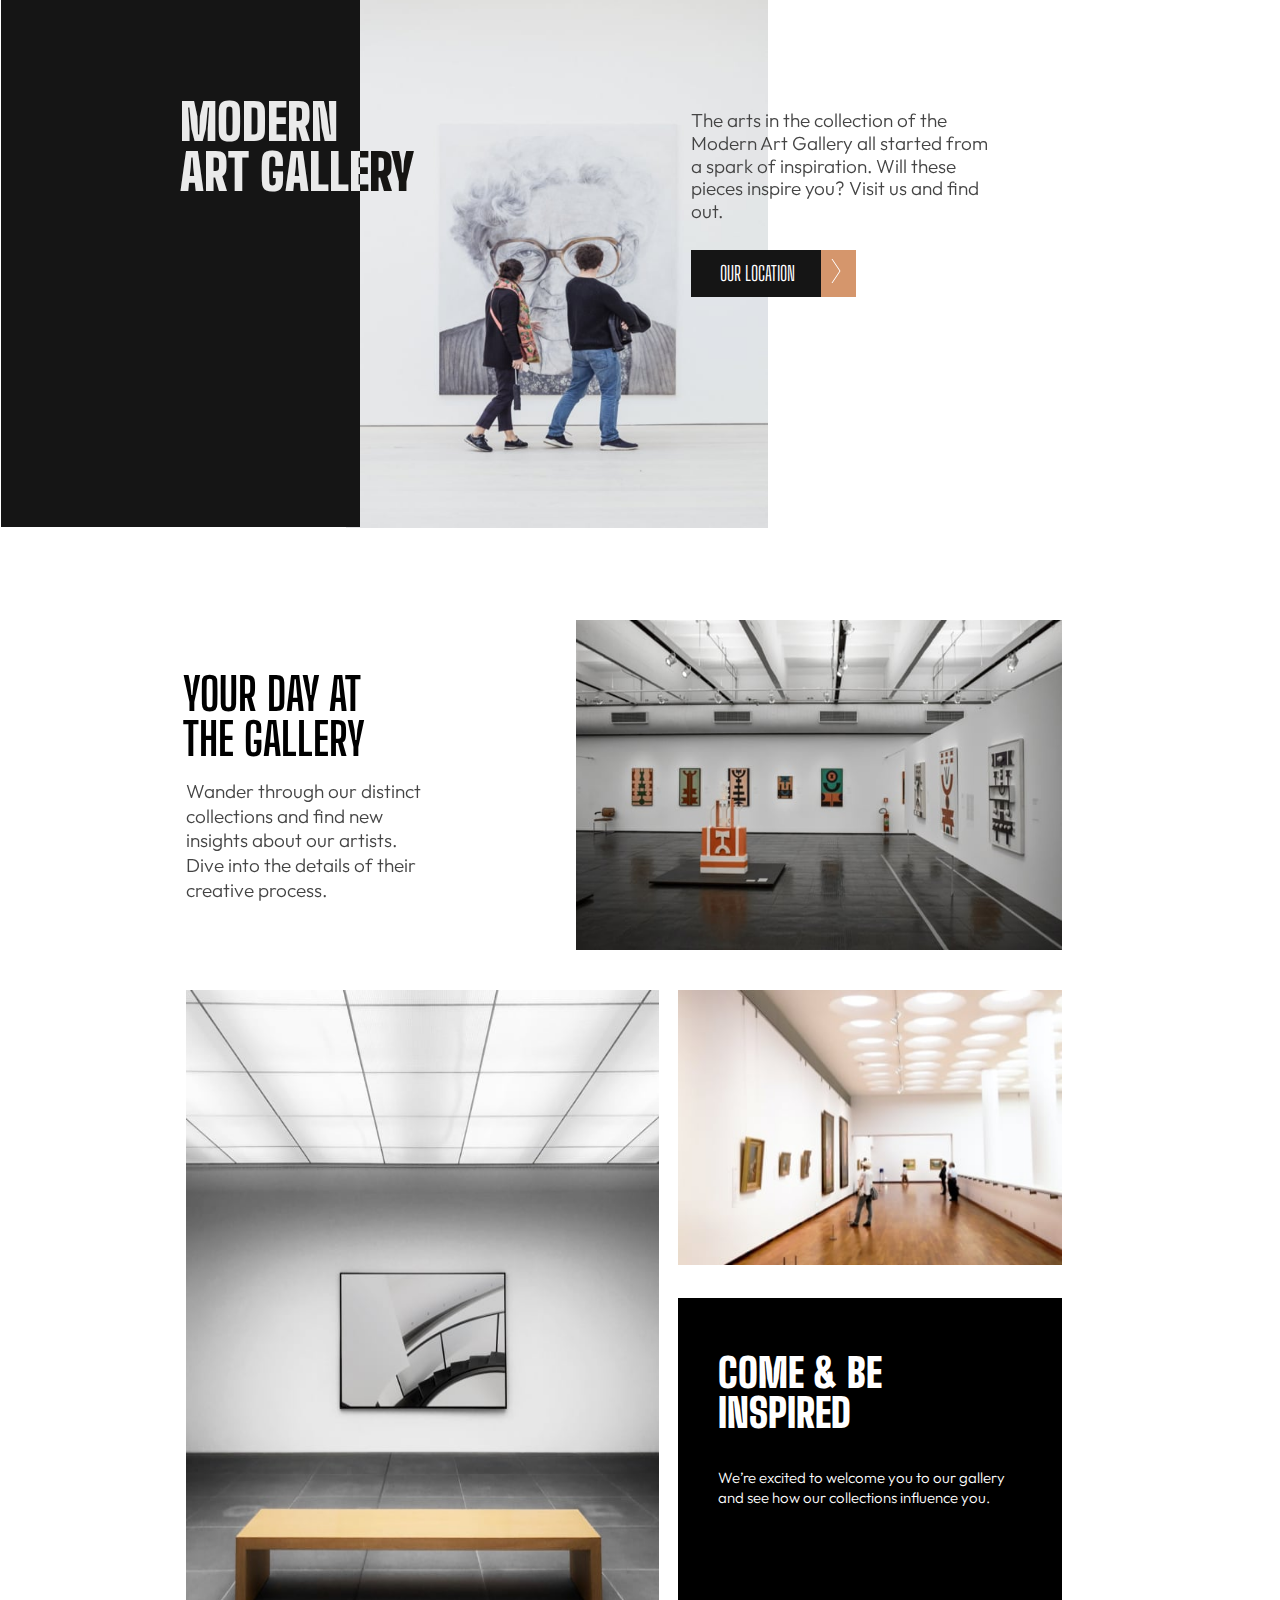
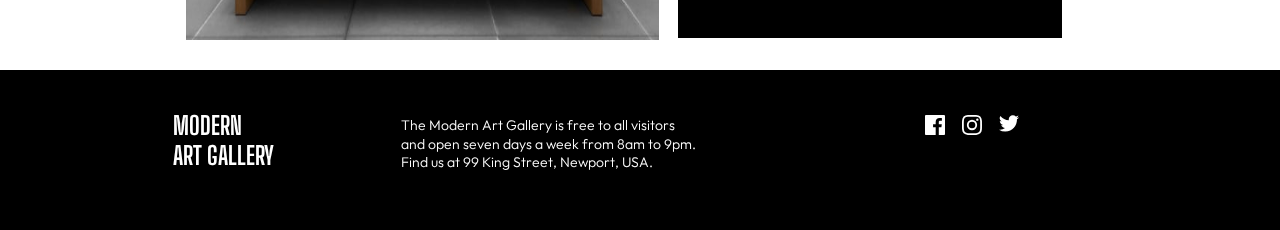
<file: index.html>
<!DOCTYPE html>
<html lang="en">
<head>
  <meta charset="UTF-8">
  <meta name="viewport" content="width=device-width, initial-scale=1.0">

  <link rel="icon" type="image/png" sizes="32x32" href="./assets/favicon-32x32.png">

<link rel="stylesheet" href="./styles/index.css">
  <title>Frontend Mentor | Art gallery website</title>
</head>
<body>
<div>
<main>
<section>
<picture>
          <source media="(min-width:1000px)" srcset="./assets/desktop/image-hero.jpg">
          <source class="picimage-1 picimage-2 picimage-3" media="(min-width:768px)" srcset="./assets/tablet/image-hero.jpg">
          <img class="picimage-1 picimage-2 picimage-3" src="./assets/mobile/image-hero.jpg" alt="hero">
</picture>
<div class="m-ag black-rectangle">
          <header>
            <h1 class="m-ag">
              Modern<br>
              Art Gallery
            </h1>
          </header>
</div>
   
            <p class="p-description-1 p-description-2 p-description-3">
              The arts in the collection of the Modern Art Gallery all started
              from a spark of inspiration. Will these pieces inspire you? Visit
              us and find out.
            </p>
            <a class="a-description-1" href="./location.html" class="location-button" id="ol" >
<div class="flex-wrap">         
            <span class="location-description-1 location-description-2 location-description-3" id="ol-text">our location</span>
              <span class="arrow-right-1 arrow-right-2 arrow-right-3" id="ol-icon">
                <img src="./assets/icon-arrow-right.svg" alt="right-arrow">
              </span>
</div>
            </a>
         
</section>

<section>
        <div>
          <picture>
            <source media="(min-width:1000px)" srcset="./assets/desktop/image-grid-1.jpg">
            <source class="img-two-description" media="(min-width:760px)" srcset="./assets/tablet/image-grid-1.jpg">
            <img class="img-two-description" src="./assets/mobile/image-grid-1.jpg" alt="gallery">
          </picture>
          <article>
          <div class="your-datg-tablet" id="your-datg-3">
           <h2 class="your-datg-1">
              Your day at <br>the gallery
            </h2>
          </div>
            <p class="p-two-description-1 p-two-description-2 p-two-description-3">
              Wander through our distinct collections and find new insights
              about
              our artists. Dive into the details of their creative process.
            </p>
          </article>
        </div>
      
</section>
<section>
        <div class="image-description">
           <picture>
           <source media="(min-width:1000px)" srcset="./assets/desktop/image-grid-2.jpg">
            <source class="img-three-description media="(min-width:760px)" srcset="./assets/tablet/image-grid-2.jpg">
            <img class="img-three-description" src="./assets/mobile/image-grid-2.jpg" alt="img-two">
          </picture>
            <picture>
             <source media="(min-width:1000px)" srcset="./assets/desktop/image-grid-3.jpg">
            <source class="img-four-description" media="(min-width:760px)" srcset="./assets/tablet/image-grid-3.jpg">
            <img class="img-four-description" src="./assets/mobile/image-grid-3.jpg" alt="img-three">
           </picture>
          <article class="article-description">
            <h2 class="come-be-1 come-be-2 come-be-3">
              Come &amp; be
              <br>
              inspired
            </h2>
            <p class="we-are-excited-1 we-are-excited-2 we-are-excited-3">
              We’re excited to welcome you to our gallery and see how our
              collections
              influence you.
            </p>
          </article>
        
        </div>
      </section>
</main>
</div>
<footer>
      <section class="footer-spacing">
        <div class="footer">
          <h3 class="mag-down-description">
            Modern <br>
            Art Gallery
          </h3>
          <p class="p-down-description">
            The Modern Art Gallery is free to all visitors and open seven days a
            week
            from 8am to 9pm. Find us at 99 King Street, Newport, USA.
          </p>
          <ul class="faviconimages">
            <li>
              <a href="https://www.facebook.com/">
                <img src="./assets/icon-facebook.svg" alt="facebook" class="footerhover">
              </a>
            </li>
            <li>
              <a href="https://www.instagram.com/">
                <img src="./assets/icon-instagram.svg" alt="instagram" class="footerhover">
              </a>
            </li>
            <li>
              <a href="https://twitter.com/">
                <img src="./assets/icon-twitter.svg" alt="twitter" class="footerhover">
              </a>
            </li>
          </ul>
        </div>
      </section>
    </footer>
</body>
</html>
</file>
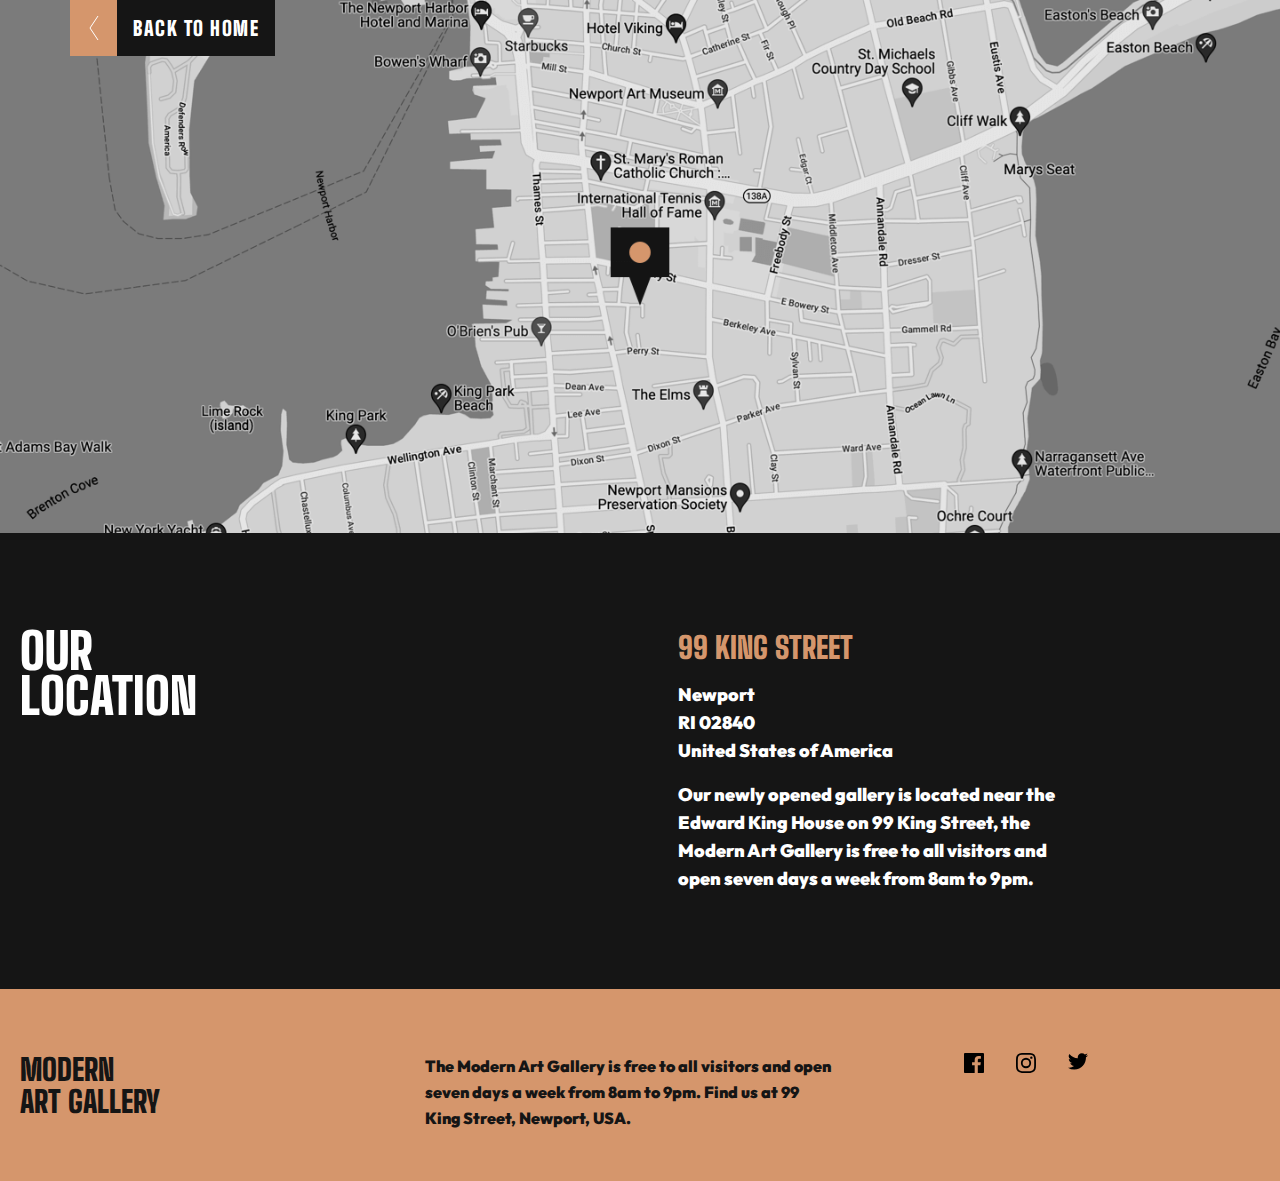
<file: location.html>
<!DOCTYPE html>
<html lang="en">
<head>
  <meta charset="UTF-8" />
  <meta name="viewport" content="width=device-width, initial-scale=1.0" />
  <link rel="icon" type="image/png" sizes="32x32" href="./assets/icons/favicon-32x32.png" />
  <link rel="stylesheet" href="./locationstyles/index.css">
  <title>Frontend Mentor | Art gallery website</title>
</head>
<body>
  <main>
    <section class="map">
      <picture>
        <source media="(min-width:1000px)"
          srcset="./assets/desktop/image-map.png">
        <source media="(min-width:600px)"
          srcset="./assets/tablet/image-map.png">
        <img src="./assets/mobile/image-map.png" alt="map">
      </picture>
      <a href="./index.html" class="uppercase fontfamily-primary fontsize-bth fontweight-100 bth rev">
        <span>
          <img src="./assets/icon-arrow-left.svg" alt="left-arrow">
        </span>
        <span class="bth-text">back to home</span>
      </a>
    </section>
    <section class="address background-dark">
      <div class="container">
        <h1 class="uppercase text-light fontfamily-primary
        fontsize-location-heading lineheight-location-heading fontweight-300">
          our location
        </h1>
        <article>
          <h3 class="uppercase text-accent fontfamily-primary
          fontsize-location-sub lineheight-location-sub fontweight-300">
            99 king street
          </h3>
          <p class="text-light fontfamily-secondary
          fontsize-body lineheight-body fontweight-300">
            Newport <br> RI 02840 <br> United States of America
          </p>
          <p class="text-light fontfamily-secondary
          fontsize-body lineheight-body fontweight-300">
            Our newly opened gallery is located near the Edward King House on 99
            King Street, the Modern Art Gallery is free to all visitors and open
            seven days a week from 8am to 9pm.
          </p>
        </article>
      </div>
    </section>
  </main>
  <footer class="background-accent">
    <section class="footer-section container">
      <h3 class="uppercase text-dark fontfamily-primary fontsize-logo lineheight-logo fontweight-300">
        Modern <br /> Art Gallery</h3>
      <p class="text-dark fontfamily-secondary fontsize-footer-body p-description lineheight-footer-body fontweight-300">
        The Modern Art Gallery is free to all visitors and open seven days a
        week
        from 8am to 9pm. Find us at 99 King Street, Newport, USA.</p>
      <ul class="move-left">
        <li>
          <a href="https://www.facebook.com/">
            <img src="./assets/icon-facebook.svg" alt="facebook">
          </a>
        </li>
        <li>
          <a href="https://www.instagram.com/">
            <img src="./assets/icon-instagram.svg" alt="instagram">
          </a>
        </li>
        <li>
          <a href="https://twitter.com/">
            <img src="./assets/icon-twitter.svg" alt="twitter">
          </a>
        </li>
      </ul>
    </section>
  </footer>

</body>
</html>
</file>
<file: styles/index.css>
@import url('https://fonts.googleapis.com/css2?family=Big+Shoulders+Display:wght@800;900&family=Outfit:wght@300&display=swap');


@media screen and (min-width: 800px) and (max-width: 860px){
    .location-description-2{
        text-transform:uppercase;
        width:25%;
        height:45px;
        font-size:25px;
        color:white;
        background-color:black;
        text-align:center;
        font-family:'Big Shoulders Display';
        top:563px;
        left:405px;
        position:absolute;
        }
    
        .p-description-2{
            font-family:'Outfit';
            font-weight: 300;
            font-size: 17px;
            line-height: 1.2;
            text-align:justify;
            color:#444444;
            bottom:700px;
            left:400px;
            position:absolute;
            width:310px;
            }
            
    }


a.ol span.ol-text {
    display: inline-block; 
    color: #fff;   
    background-color: #151515;  
}

a.ol span.ol-icon {
    background-color: #d5966c;  
}

a.ol:hover span {
    transition-property: background-color; 
    transition-duration: 200ms;  
}

a.ol:hover span.ol-text {
    background-color: #d5966c;  
}

a.ol:hover span.ol-icon {
background-color: #151515;  
}

.a-description-1{
color:black;
}

@media screen and (max-width: 100px){
/*#break{
display:none;
}*/
.black-rectangle{
display:none;
}
}

ul > li{
list-style: none;
padding:-5px;
margin:-1.5px;
border-radius: box-sizing;
}

ul > li:hover > a > img{
    filter: invert(0.21) sepia(1) saturate(7) hue-rotate(302.4deg) brightness(0.86);
}

html:focus-within {
    scroll-behavior: smooth;
  }

a {
    text-decoration: none;
    color: inherit;
  }

.m-ag{
white-space: nowrap; 
font-family:'Big Shoulders Display';
font-size:40px;
line-height:1;
text-transform:uppercase;
color:black;
text-align:justify;
font-weight:900;
bottom:5px;
left:2%;
position:relative;
}

@media  (max-width:680px) {
.arrow-right-1 {
width:9px;
height:27px;
display:flex;
padding:10px;
left:47%;
background-color:#d5966c;
top:500px;
position:absolute;
}



.location-description-1{
text-transform:uppercase;
width:40%;
height:36px;
font-size:18px;
color:white;
background-color:black;
text-align:center;
font-family:'Big Shoulders Display';
padding:11.5px 0 0 0;
position:absolute;
top:500px;
left:7%;
}

}
.picimage-1{
width:100%;
height:230px;
padding:0px;
position: absolute;
left:0%;
top: 0%;
}

.m-ag{
white-space: nowrap; 
font-family:'Big Shoulders Display';
font-size:40px;
line-height:1;
text-transform:uppercase;
color:black;
text-align:justify;
font-weight:900;
top:115px;
left:5%;
position:absolute;
}

.p-description-1{
font-family:'Outfit';
font-weight: 300;
font-size: 18px;
line-height: 1.3;
text-align:justify;
color:#444444;
width:85%;
position:absolute;
top:350px;
left:6%;
}

a.ol span.ol-text {
    display: inline-block; 
    color: #fff;   
    background-color: #151515;  
}

a.ol span.ol-icon {
    background-color: #d5966c;  
}

a.ol:hover span {
    transition-property: background-color; 
    transition-duration: 200ms;  
}

a.ol:hover span.ol-text {
    background-color: #d5966c;  
}

a.ol:hover span.ol-icon {
background-color: #151515;  
}




.a-description-1{
color:black;
}

@media  (max-width:680px) {

    .img-two-description {
width:85%;
height:300px;
position: absolute;
top:600px;
left: 7%;
}

.img-three-description{
    width:85%;
    height:455px;
    position: absolute;
    top:1150px;
left: 7%;
    }
    
.img-four-description{
    width:85%;
    height:200px;
    left: 7%;
    position: absolute;
    top: 1620px;
    }

    .your-datg-1
{
        white-space: nowrap; 
        font-family:'Big Shoulders Display';
        font-size:40px;
        line-height:1;
        text-transform:uppercase;
        color:black;
        text-align:justify;
        margin:0px;
        font-weight:900;
        position: absolute;
        top:920px;
        left: 7%;
        }
    }

    .footer {
        width:100%;
        background-color:black;
        height:350px;
        left: 0%;
        position: absolute;
        top: 2250px;
        }

.p-two-description-1{
font-family:'Outfit';
font-weight: 300;
font-size: 18px;
line-height: 1.3;
text-align:justify;
left:8px;
color:#444444;
width:80%;
top:1000px;
left: 8%;
position:absolute;
text-align: inherit;
}


.article-description{
width:85%;
height:300px;
background-color:black;
color:white;
position: absolute;
top: 1850px;
left: 7%;
}

.come-be-1{
font-family:'Big Shoulders Display';
font-size:50px;
line-height:1;
text-transform:uppercase;
text-align:justify;
padding:50px 0px 0px 20px;
margin:0px;
font-weight:900;
}

.we-are-excited-1 {
font-family:'Outfit';
font-weight: 300;
font-size: 18px;
line-height:1.3;
text-align:justify;
padding:10px 30px 0px 20px;
color:rgb(255, 255, 255);
}



.faviconimages{
display:flex;
gap:20px;
padding:30px;
}

.mag-down-description{
color:white;
padding:50px 0 10px 30px;
font-size:25px;
text-transform:uppercase;
font-family:'Big Shoulders Display';
text-align:justify;
}

.p-down-description{
color:white;
padding:0px 30px 0px 30px;
font-weight: 300;
font-size: 18px;
font-family:'Outfit';
text-align:justify;
line-height:1.3;
}

/*.footerhover:hover{
background-color:#d5966c;
}
*/


@media screen and (min-width: 700px) and (max-width:950px) {

.picimage-2{
width:61%;
height:720px;
padding:0px;
margin:0px;
position: absolute;
left:0%;
top: 0%;
}

.m-ag{
white-space: nowrap; 
font-family:'Big Shoulders Display';
font-size:71px;
line-height:1;
text-transform:uppercase;
color:black;
text-align:justify;
top:80px;
left:197px;
margin:0px;
font-weight:900;
position:absolute;
}

.p-description-2{
font-family:'Outfit';
font-weight: 300;
font-size: 17px;
line-height: 1.2;
text-align:justify;
color:#444444;
bottom:550px;
left:400px;
position:absolute;
width:310px;
}


.location-description-2{
text-transform:uppercase;
width:25%;
height:48px;
font-size:22px;
color:white;
background-color:black;
text-align:center;
font-family:'Big Shoulders Display';
padding:16px 0 0 0;
top:513px;
left:405px;
position:absolute;
text-align: center;
}

.arrow-right-2{
width:10px;
height:24px;
display:flex;
background-color:#D5966C;
padding:20.5px 20px 20px 20px;
top:512px;
left:595px;
position:absolute;
}

.img-two-description {
width:50%;
height:370px;
position:absolute;
left:44%;
top:775px;
}

.your-datg-tablet
{

font-family:'Big Shoulders Display';
font-size:30px;
line-height:1;
text-transform:uppercase;
color:black;
font-weight:900;
top:780px;
position:absolute;
height:150px;
left:5%;
}

.next-line-desktop{
display:none;
}

.p-two-description-2{
font-family:'Outfit';
font-weight: 300;
font-size: 17px;
line-height: 1.2;
text-align:justify;
color:#444444;
width:220px;
top:940px;
position:absolute;
left:5%;
}

.img-three-description{
width:49%;
height:670px;
top:1180px;
position:absolute;
left: 5%;
}

.img-four-description{
width:39%;
height:300px;
top:1180px;
right:45px;
position:absolute;
}
.article-description{
width:39%;
height:355px;
background-color:black;
color:white;
top:1495px;
left:55.5%;
position:absolute;
}

.come-be-2{
font-family:'Big Shoulders Display';
font-size:52px;
line-height:1;
text-transform:uppercase;
text-align:justify;
padding:75px 0px 0px 30px;
font-weight:900;
}

.we-are-excited-2 {
font-family:'Outfit';
font-weight: 300;
font-size: 20px;
line-height:1.3;
text-align:justify;
padding:10px 30px 20px 30px;
color:rgb(255, 255, 255);
bottom:20px;
position:relative;
}

.footer {
width:100%;
background-color:black;
height:230px;
position:absolute;
display:flex;
top:1900px;
left: 0%;
}
 
.faviconimages{
display:flex;
gap:23px;
position:absolute;
bottom:30px;
right:30px;
height:100px;
}

.mag-down-description
{
color:white;
font-size:28px;
text-transform:uppercase;
font-family:'Big Shoulders Display';
text-align:justify;
bottom:70px;
position:absolute;
left: 3%;
}

main{
margin:10px;
}
.p-down-description{
color:white;
font-weight:300;
font-size: 17px;
font-family:'Outfit';
text-align:justify;
line-height:1.3;
width:300px;
bottom:60px;
position:absolute;
left:180px;
}

a.ol span.ol-text {
    display: inline-block; 
    color: #fff;   
    background-color: #151515;  
}

a.ol span.ol-icon {
    background-color: #d5966c;  
}

a.ol:hover span {
    transition-property: background-color; 
    transition-duration: 200ms;  
}

a.ol:hover span.ol-text {
    background-color: #d5966c;  
}

a.ol:hover span.ol-icon {
background-color: #151515;  
}

.a-description-1{
color:black;
}


}

@media screen and (min-width: 1000px) {



.picimage-3 {
width:33%;
height:530px;
left:27%; 
position:absolute;
top: -2px;
}

.black-rectangle{
bottom:98px;
position:absolute;
width:28%;
height: 532px;
left: 0.1%;
background-color:#151515;
top: -5.5px;
}

.black-rectangle h1{
position: absolute;
color:white;
top: 13%;
left:50%;
font-size: 50px;
line-height: 1;
mix-blend-mode: difference;
}



.p-description-3{
font-family:'Outfit';
font-weight: 300;
font-size: 19px;
line-height: 1.2;
color:#444444;
left:54%;
position:absolute;
width:310px;
top:90px;
text-align:initial;
}

.no-next-line-desktop{
display:none;
}

.location-description-3{
text-transform:uppercase;
width:132px;
height:36px;
font-size:20px;
color:white;
background-color:black;
text-align:center;
font-family:'Big Shoulders Display';
padding:11px 0 0px 0;
position:absolute;
top:324.5px;
left:0%;
}

.flex-wrap
{
display:flex;
position:absolute;
top:-75px;
left:54%;

}

.arrow-right-3{
width:25px;
height:33px;
background-color:#D5966C;
padding:9px 0 5px 10px;
bottom:-371.5px;
left:130px;
position:absolute;
}
/*
    
    .location-description-3{
    text-transform:uppercase;
    width:132px;
    height:36px;
    font-size:20px;
    color:white;
    background-color:black;
    text-align:center;
    font-family:'Big Shoulders Display';
    padding:15px 0 0px 0;
    position:absolute;
    top:321px;
    left:0%;
    }
    
    .arrow-right-3{
        width:25px;
        height:33px;
        background-color:#D5966C;
        padding:11px 2px 7px 13px;
        bottom:-371.5px;
        left:132px;
        position:absolute;
        justify-content: center;
        }

    .flex-wrap
    {
    display:flex;
    position:absolute;
    top:-75px;
    left:65%;
 }
*/



.img-two-description {
width:38%;
height:330px;
position:absolute;
top:620px;
left:45%;
}

#your-datg-3
{

font-family:'Big Shoulders Display';
font-size:30px;
line-height: 1.5em;
height: 5em;    
text-transform:uppercase;
color:black;
font-weight:900;
top:635px;
display: flex;
width:200px;
height:80px;
text-align:inherit;
left:14.3%;
position:absolute;
}

.p-two-description-3{
font-family:'Outfit';
font-weight: 300;
font-size: 19px;
line-height: 1.3;
text-align:initial;
color:#444444;
width:250px;
top:760px;
left:14.5%;
position:absolute;
}

.img-three-description{
top:990px;
width:37%;
left:14.5%;
height:650px;
position:absolute;
}

.img-four-description{
width:30%;
height:275px;
top:990px;
right:17%;
position:absolute;
}
.article-description{
width:30%;
height:340px;
background-color:black;
color:white;
top:1298px;
left:53%;
position:absolute;
}

.come-be-3{
font-family:'Big Shoulders Display';
font-size:40px;
line-height:1;
text-transform:uppercase;
text-align:justify;
padding:55px 0px 0px 40px;
font-weight:900;
}

.we-are-excited-3 {
font-family:'Outfit';
font-weight: 300;
font-size: 15px;
line-height:1.3;
text-align:initial;
padding:20px 50px 40px 40px;
color:rgb(255, 255, 255);
bottom:20px;

}

.footer {
width:100%;
background-color:black;
top:1670px;
height:160px;
position:absolute;
}
 
.faviconimages{
display:flex;
gap:20px;
left:70%;
height:40px;
position:absolute;
}

.mag-down-description
{
color:white;
/*padding:35px 0 10px 150px;*/
font-size:25px;
text-transform:uppercase;
font-family:'Big Shoulders Display';
position:absolute;
text-align:justify;
left:11.2%;
bottom:25px;
}


.p-down-description{
color:white;
font-weight:300;
font-size: 14px;
font-family:'Outfit';
text-align:justify;
line-height:1.3;
width:300px;
/*margin:-250px 0 0 0;*/
position:absolute;
text-align:initial;
left:29%;/*left:20px;*/

bottom:45px;

}

a#ol span#ol-text {
    display: inline-block; 
    color: #fff;   
    background-color: #151515;  
}

a#ol span#ol-icon {
    background-color: #d5966c;  
}

a#ol:hover span {
    transition-property: background-color;
    transition-duration: 200ms;  
}

a#ol:hover span#ol-text {
    background-color: #d5966c;  
}

a#ol:hover span#ol-icon {
background-color: #151515;  
}

.a-description-1{
color:black;
}

}


@media screen and (min-width: 1350px) {



    .picimage-3 {
    width:37%;
    height:550px;
    left:31.5%; 
    position:absolute;
    top: -2px;
    }
    
    .black-rectangle{
    position:absolute;
    width:32%;
    height: 552px;
    left: 0.1%;
    background-color:#151515;
    top: -5.5px;
    }
    
    .black-rectangle h1{
    position: absolute;
    color:white;
    top: 10%;
    left:52%;
    font-size: 70px;
    line-height: 1;
    mix-blend-mode: difference;
    }
    
    
    .p-description-3{
    font-family:'Outfit';
    font-weight: 300;
    font-size: 19px;
    line-height: 1.2;
    color:#444444;
    left:65%;
    position:absolute;
    width:310px;
    top:90px;
    text-align:initial;
    }
    
    .no-next-line-desktop{
    display:none;
    }
    
    .location-description-3{
    text-transform:uppercase;
    width:132px;
    height:36px;
    font-size:20px;
    color:white;
    background-color:black;
    text-align:center;
    font-family:'Big Shoulders Display';
    padding:15px 0 0px 0;
    position:absolute;
    top:321px;
    left:0%;
    }
    
    .arrow-right-3{
        width:25px;
        height:33px;
        background-color:#D5966C;
        padding:11px 2px 7px 13px;
        bottom:-371.5px;
        left:132px;
        position:absolute;
        justify-content: center;
        }

    .flex-wrap
    {
    display:flex;
    position:absolute;
    top:-75px;
    left:65%;
 }
    
    .img-two-description {
    width:42%;
    height:330px;
    position:absolute;
    top:640px;
    left:44%;
    }
    
    #your-datg-3
    {
    
    font-family:'Big Shoulders Display';
    font-size:35px;
    line-height: 1.5em;
    height: 5em;    
    text-transform:uppercase;
    color:black;
    font-weight:900;
    top:635px;
    display: flex;
    width:250px;
    height:80px;
    text-align:inherit;
    left:17.3%;
    position:absolute;
    }
    
    
    
    
    
    .p-two-description-3{
    font-family:'Outfit';
    font-weight: 300;
    font-size: 17px;
    line-height: 1.3;
    text-align:initial;
    color:#444444;
    width:250px;
    top:780px;
    left:17.5%;
    position:absolute;
    }
    
    .img-three-description{
    top:990px;
    width:37%;
    left:17.5%;
    height:650px;
    position:absolute;
    }
    
    .img-four-description{
    width:30%;
    height:275px;
    top:990px;
    right:14%;
    position:absolute;
    }
    .article-description{
    width:30%;
    height:340px;
    background-color:black;
    color:white;
    top:1298px;
    left:56%;
    position:absolute;
    }
    
    .come-be-3{
    font-family:'Big Shoulders Display';
    font-size:40px;
    line-height:1;
    text-transform:uppercase;
    text-align:justify;
    padding:55px 0px 0px 40px;
    font-weight:900;
    }
    
    .we-are-excited-3 {
    font-family:'Outfit';
    font-weight: 300;
    font-size: 15px;
    line-height:1.3;
    text-align:initial;
    padding:20px 50px 40px 40px;
    color:rgb(255, 255, 255);
    bottom:20px;
    
    }
    
    .footer {
    width:100%;
    background-color:black;
    top:1670px;
    height:160px;
    position:absolute;
    }
     
    .faviconimages{
    display:flex;
    gap:20px;
    left:77%;
    height:40px;
    position:absolute;
    }
    
    .mag-down-description
    {
    color:white;
    /*padding:35px 0 10px 150px;*/
    font-size:25px;
    text-transform:uppercase;
    font-family:'Big Shoulders Display';
    position:absolute;
    text-align:justify;
    left:15.5%;
    bottom:25px;
    }
    
    
    .p-down-description{
    color:white;
    font-weight:300;
    font-size: 14px;
    font-family:'Outfit';
    text-align:justify;
    line-height:1.3;
    width:300px;
    /*margin:-250px 0 0 0;*/
    position:absolute;
    text-align:initial;
    left:38%;/*left:20px;*/
    bottom:45px;
    
    }
    
    
    a#ol span#ol-text {
        display: inline-block; 
        color: #fff;   
        background-color: #151515;  
    }
    
    a#ol span#ol-icon {
        background-color: #d5966c;  
    }
    
    a#ol:hover span {
        transition-property: background-color;
        transition-duration: 200ms;  
    }
    
    a#ol:hover span#ol-text {
        background-color: #d5966c;  
    }
    
    a#ol:hover span#ol-icon {
    background-color: #151515;  
    }
    
    .a-description-1{
    color:black;
    }
    
    }
</file>
<file: locationstyles/index.css>
@import url('https://fonts.googleapis.com/css2?family=Big+Shoulders+Display:wght@800;900&family=Outfit:wght@300&display=swap');

body{
  background-color: #151515;
}

/* components */

/* bth */

.bth{
  padding: 0;
  margin: 0 0 0 70px;
  border: none;
  color: #ffffff;
  display: grid;
  grid-template-columns: 1fr 0.3fr;
  align-items: center;
  justify-items: center;
  cursor: pointer;
  width: fit-content;
  letter-spacing: 1.5px;
}

@media  screen and (max-width:590px) {
  

.bth{
  padding: 0;
  margin: 0 0 0 0px;
  border: none;
  color: #ffffff;
  display: grid;
  grid-template-columns: 1fr 0.3fr;
  align-items: center;
  justify-items: center;
  cursor: pointer;
  width: fit-content;
  letter-spacing: 1.5px;
}

}



.rev{
  grid-template-columns: 0.3fr 1fr;
}

.bth > .bth-text {
  width: 100%;
  height: 100%;
  padding: 16px;
  background-color: #151515;

}

.bth > span:not(.bth-text){
  width: 100%;
  height: 100%;
  display: flex;
  align-items: center;
  justify-content: center;
  background-color:#D5966C;
}

.bth:hover > .bth-text{
  background-color:#D5966C;
}

.bth:hover > span:not(.bth-text){
  background-color:#151515;
}

.map{
  position: relative;
  width: 100%;
}

.map > picture > img{
  width: 100%;
}

.map > .bth{
  position: absolute;
  top:0;
  left:0;
}

/* address */

.address{
  padding-block: 64px;
}

.address > div {
  display: flex;
  flex-direction: column;
  gap: 32px;
}

.address > div > article{
  display: flex;
  flex-direction: column;
  gap: 16px;
}
@media (min-width: 1000px){
  
  .address > div > article{
    display: flex;
    flex-direction: column;
    gap: 16px;
    position:relative;
    right:14%;
  }
}

@media (min-width: 1300px){
  
  .address > div > article{
    display: flex;
    flex-direction: column;
    gap: 16px;
    position:relative;
    right:11%;
  }
}



.address > div > article > p:last-of-type{
  max-width: 28ch;
}

/* address section responsiveness */

/* tablet */

@media (min-width: 600px){
  .address{
    padding-block:96px ;
  }

  .address > div {
    display: flex;
    flex-direction: row;
    width: 100%;
    justify-content: space-between;
  }

  .address > div > article > p:last-of-type{
    max-width: 34ch !important;
  }

  .address > div > h1{
    max-width: 10ch;
  }
}

/* desktop */

@media (min-width: 1000px){
  .address > div > article > p:last-of-type{
    max-width: 30ch;
  }
}



/* address section */

/* footer section */

.footer-section{
  display: flex;
  flex-direction: column;
  gap: 40px;
  /* padding: 48px; */
  padding-block: 64px ; 
}

.footer-section > ul{
  display: flex;
  gap: 32px;
  padding: 0 -10px 0 20px;
}

.footer-section > ul > li > a > img{
  filter: brightness(0) !important;
}

.footer-section > ul > li:hover > a > img{
  filter: brightness(100%) !important;
}

.footer-section  > p {
  max-width: 30ch;
}

/* footer section responsiveness */

/* tablet */

@media (min-width: 600px){
  .footer-section{
    flex-direction: row;
    gap:5px;
    justify-content: space-between;
  }

  .footer-section  > p {
    max-width: 25ch;
    right:35%;
    position:absolute;
  }

.footer-section  > ul {
right:10%;
position:absolute;
  }
}

/* desktop */

@media (min-width: 1000px){
  .footer-section  > p {
    max-width: 37ch;
right:35%;
position:absolute;
  }

.footer-section  > ul {
right:15%;
position:absolute;
  }
}



/* ------------- */
/* Reset         */
/* ------------- */

*,
*::before,
*::after {
  box-sizing: border-box;
}

/* Reset Margins    */

body,
h1,
h2,
h3,
p,
picture {
  margin: 0;
}

h1,
h2,
h3,
h4,
h5,
h6
{
  font-weight:900;
}

p,
span {
  font-weight: 900;
}

/* Remove list styles on ul, ol elements with a list role,
 which suggests default styling will be removed */

ul,
ol {
  list-style: none;
  padding: 0;
  margin: 0;
}

/* Set core root defaults */

html:focus-within {
  scroll-behavior: smooth;
}

a {
  text-decoration: none;
  color: inherit;
}

body {
  min-height: 100vh;
  text-rendering: optimizeSpeed;
  line-height: normal;
  font-family: "Times New Roman";
  font-size: inherit;
  background-color: #ffffff;
  color: #444444;
  /* to strech out elements */
  display: grid;
}

/* Make images easier to work with */

img,
picture {
  max-width: 100%;
  display: block;
}

/* Inherit fonts for inputs and buttons */

input,
button,
textarea,
select {
  font: inherit;
}

/* Remove all animations, transitions and smooth scroll for people that prefer not to see them */

@media (prefers-reduced-motion: reduce) {
  html:focus-within {
    scroll-behavior: auto;
  }

  *,
  *::before,
  *::after {
    animation-duration: 0.01ms !important;
    animation-iteration-count: 1 !important;
    transition-duration: 0.01ms !important;
    scroll-behavior: auto !important;
  }
}

/* ------------- */
/* Utility Classes  */
/* ------------- */

.main-body {
  height: 100%;
  display: grid;
  grid-template-rows: repeat(2, auto);
  row-gap: 8rem;
}

.container{
  padding-inline: 1em;
  margin-inline: auto;
  max-width: 80rem;
}

.uppercase {
  text-transform: uppercase;
}

/* colors */

.text-light{
  color: #ffffff;
}

.text-accent{
  color: #d5966c;
}

.text-dark{
  color: #151515;
}

.text-nuetral{
  color: #444444;
}

/* background color */

.background-light{
  background-color: #ffffff;
}

.background-accent{
  background-color: #d5966c;
}

.background-dark{
  background-color: #151515;
}

.background-nuetral{
  background-color: #444444;
}

/* typography */

/* font family */

.fontfamily-primary{
  font-family: 'Big Shoulders Display';
}

.fontfamily-secondary{
  font-family: 'Outfit';
}

/* font size */

.fontsize-primary-heading{
  font-size: 60px;
}

.fontsize-secondary-heading{
  font-size: 50px;
}

.fontsize-location-heading{
  font-size: 50px;
}

.fontsize-location-sub{
  font-size: 30px;
}

.fontsize-body{
  font-size: 18px;
}

.fontsize-bth{
  font-size: 20px;
}

.fontsize-footer-body{
  font-size: 16px;
}

.fontsize-logo{
  font-size: 30px;
}

/* line height */

.lineheight-primary-heading{
  line-height: 56px;
}

.lineheight-secondary-heading{
  line-height: 50px;
}

.lineheight-location-heading{
  line-height: 45px;
}

.lineheight-location-sub{
  line-height: 36px;
}

.lineheight-body{
  line-height: 28px;
}

.lineheight-bth{
  line-height: 24px;
}

.lineheight-footer-body{
  line-height: 26px;
}

.lineheight-logo{
  line-height: 32px;
}

/* font weight */

.fontweight-300{
  font-weight:900;
}

.fontweight-200{
  font-weight: 800;
}

.fontweight-100{
  font-weight: 300;
}

/* responsiveness */

/* tablet */

@media (min-width: 600px){
  .container{
    padding-inline: 32px;
  }

}

/* desktop */

@media (min-width: 1000px){
  .container{
    padding-inline: 20px;
  }*/
  

.footer-section {
    display: flex;
    flex-direction:row;
    padding-block:1000px;
 padding-inline: 80em;
  margin-inline: auto;
  max-width: 80rem;

}



}

.footer-section {
    display: flex;
    flex-direction:column;
  
    
}

.footer-section > ul {
    display: flex;
    gap: 2rem;
}
</file>
